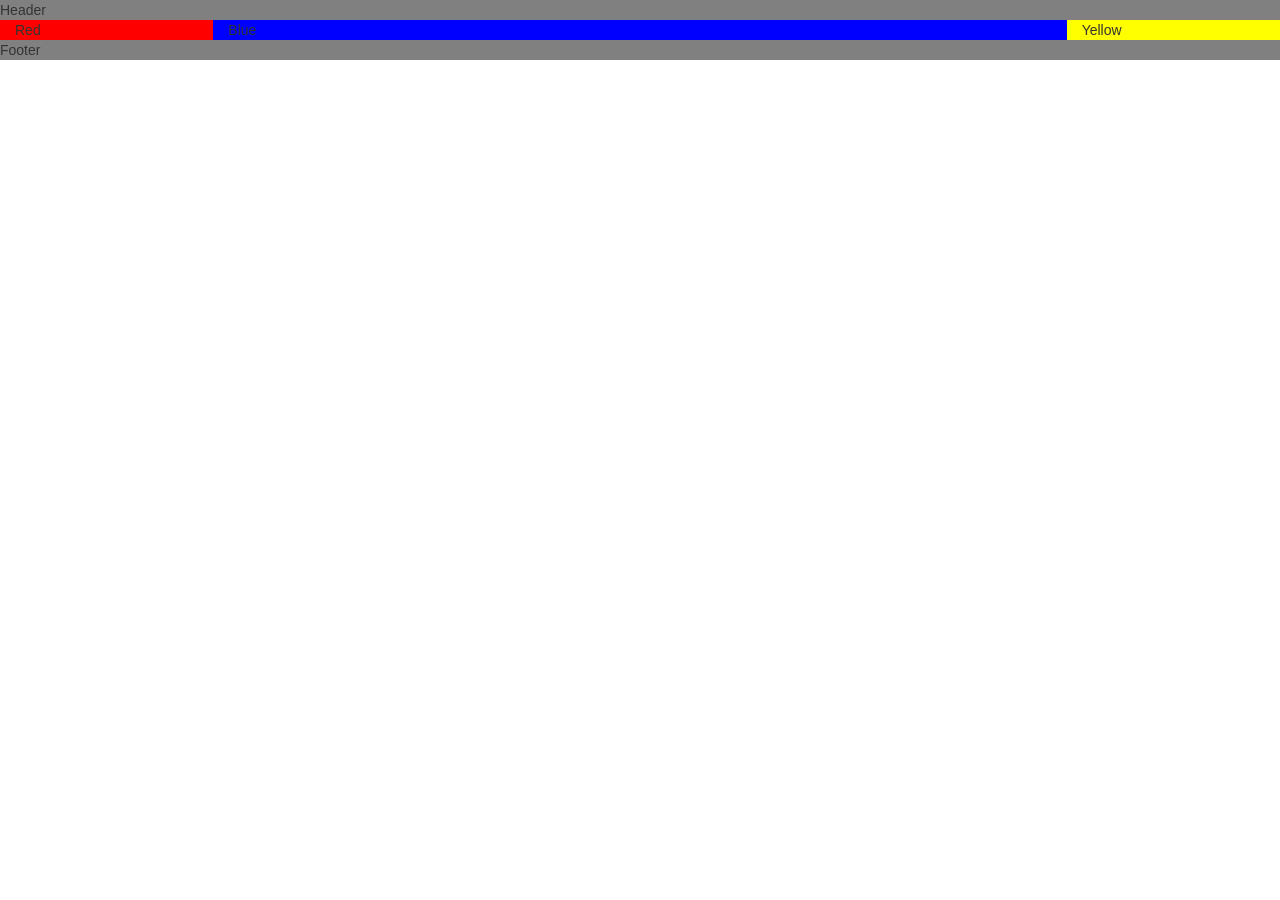
<file: bootstrap/index.html>
<!DOCTYPE html>
<html lang="ja">
  <head>
    <meta charset="utf-8">
    <meta http-equiv="X-UA-Compatible" content="IE=edge">
    <meta name="viewport" content="width=device-width, initial-scale=1">
    <title>Bootstrap Sample</title>
    <!-- BootstrapのCSS読み込み -->
    <link rel="stylesheet" href="//maxcdn.bootstrapcdn.com/bootstrap/3.3.4/css/bootstrap.min.css">
    <!-- jQuery読み込み -->
    <script src="//ajax.googleapis.com/ajax/libs/jquery/1.11.2/jquery.min.js"></script>
    <!-- BootstrapのJS読み込み -->
    <script src="//maxcdn.bootstrapcdn.com/bootstrap/3.3.4/js/bootstrap.min.js"></script>
  </head>
  <body>
<header style="background-color:gray">Header</header>
<div class="container-fluid">
  <div class="row">
    <div class="col-sm-2" style="background-color:red;">Red</div>
    <div class="col-sm-8 hidden-sm" style="background-color:blue;">Blue</div>
    <div class="col-sm-2" style="background-color:yellow;">Yellow</div>
  </div>
</div>
<footer style="background-color:gray">Footer</footer>
</body>
</html>
</file>
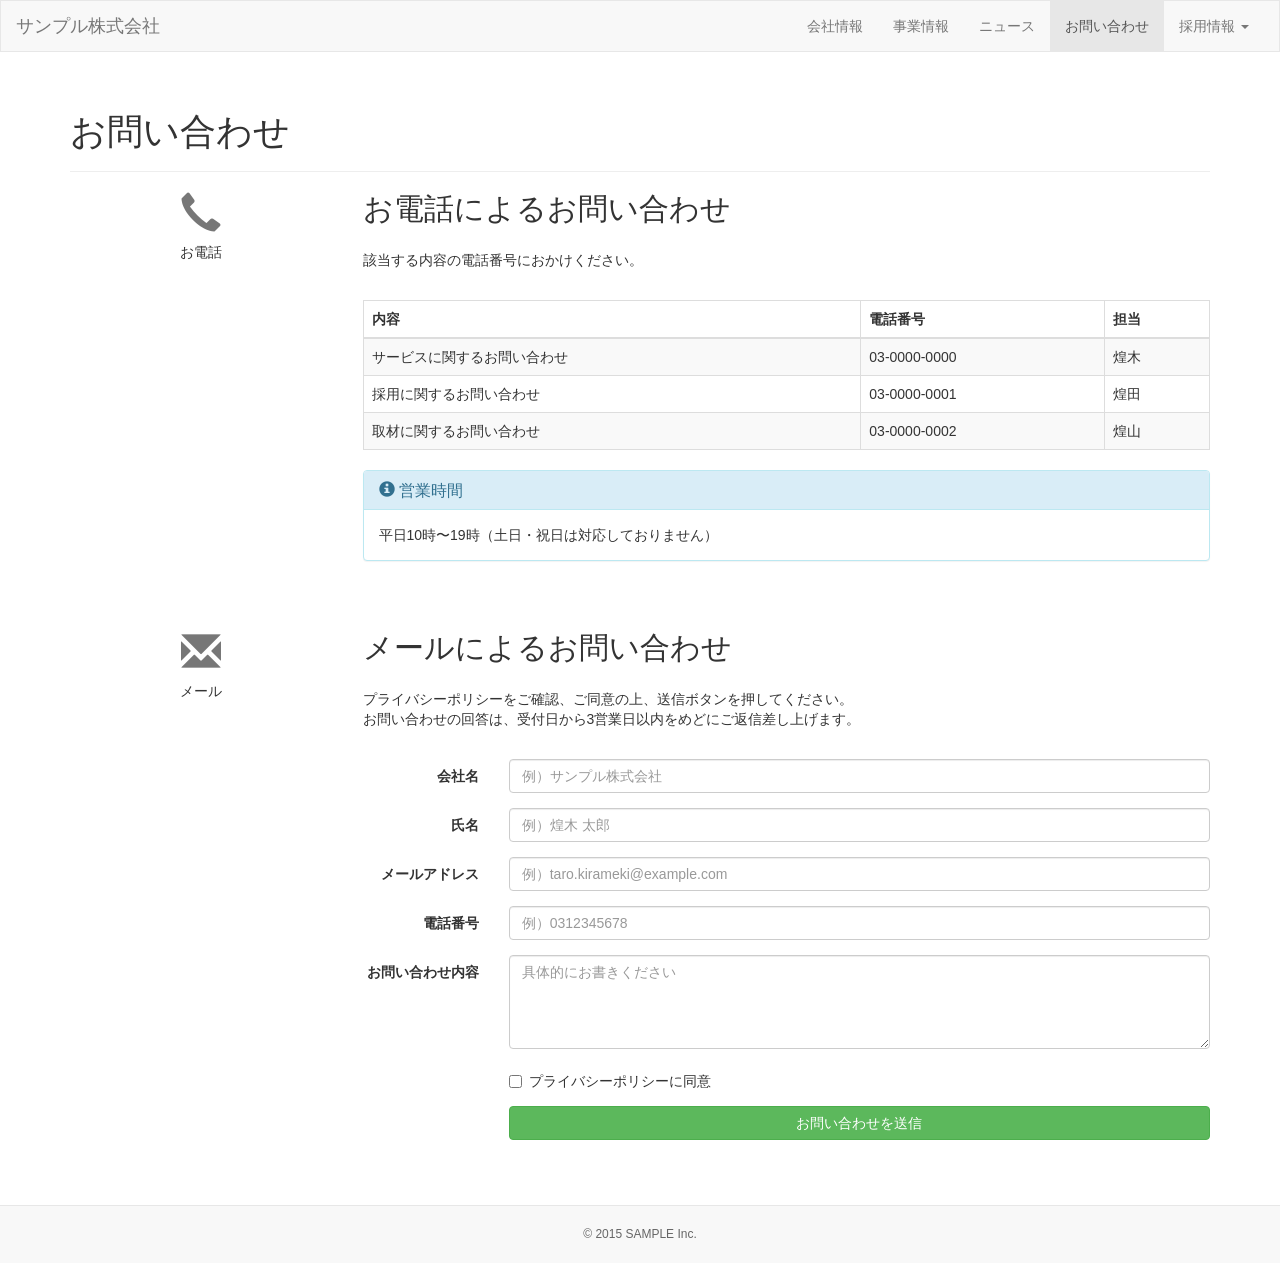
<file: bootstrap/design.html>
<!DOCTYPE html>
<html lang="ja">
  <head>
    <meta charset="utf-8">
    <meta http-equiv="X-UA-Compatible" content="IE=edge">
    <meta name="viewport" content="width=device-width, initial-scale=1">
    <title>お問い合わせ | サンプル株式会社</title>
    <!-- BootstrapのCSS読み込み -->
    <link rel="stylesheet" href="//maxcdn.bootstrapcdn.com/bootstrap/3.3.4/css/bootstrap.min.css">
    <!-- jQuery読み込み -->
    <script src="//ajax.googleapis.com/ajax/libs/jquery/1.11.2/jquery.min.js"></script>
    <!-- BootstrapのJS読み込み -->
    <script src="//maxcdn.bootstrapcdn.com/bootstrap/3.3.4/js/bootstrap.min.js"></script>
    <style>
      body {
        font-size: 14px;
      }
      
      .navbar {
        border-radius: 0; 
      }
      
      .row {
        margin-bottom: 50px;
      }
      
      .icon {
        text-align: center;
      }
      
      .icon .glyphicon {
        margin-bottom: 10px;
        font-size: 40px;
        color: #777;
      }
      
      .content h2 {
        margin-top: 0;
        padding-bottom: 15px;
      }
      .content p {
        margin-bottom: 30px;
      }
      
      footer {
        border-top: 1px solid#e7e7e7;
        background-color: #f8f8f8;
        text-align: center;
      }
      
      .copyright {
        padding: 20px 0;
        font-size: 12px;
        color: #666;
      }
      
      @media (max-width: 768px) {
        body {
          font-size: 12px;
        }
        h1 {
          font-size: 30px;
        }
        h2 {
          font-size: 24px;
        }
        .panel-title {
          font-size: 14px;
        }
      }
    </style>
  </head>
  <body>
    <header>
      <nav class="navbar navbar-default">
        <div class="container-fluid">
          <div class="navbar-header">
            <button type="button" class="navbar-toggle collapsed" data-toggle="collapse" data-target="#site-menu">
              <span class="sr-only">Toggle navigation</span>
              <span class="icon-bar"></span>
              <span class="icon-bar"></span>
              <span class="icon-bar"></span>
            </button>
            <a class="navbar-brand" href="#">サンプル株式会社</a>
          </div>
          <div class="collapse navbar-collapse" id="site-menu">
            <ul class="nav navbar-nav navbar-right">
              <li><a href="#">会社情報</a></li>
              <li><a href="#">事業情報</a></li>
              <li><a href="#">ニュース</a></li>
              <li class="active"><a href="#">お問い合わせ</a></li>
              <li class="dropdown">
                <a href="#" class="dropdown-toggle" data-toggle="dropdown" role="button" aria-expanded="false">
                  採用情報
                  <span class="caret"></span>
                </a>
                <ul class="dropdown-menu" role="menu">
                  <li><a href="#">新卒採用</a></li>
                  <li><a href="#">キャリア採用</a></li>
                </ul>
              </li>
            </ul>
          </div>
        </div>
      </nav>
    </header>
    <div class=container>
      <div class="page-header">
        <h1>お問い合わせ</h1>
      </div>
        <div class="row">
        <div class="icon col-sm-3 hidden-xs">
          <span class="glyphicon glyphicon-earphone" aria-hidden="true"></span>
          <div class="icon-caption">お電話</div>
        </div>
        <div class="content col-sm-9">
          <h2>お電話によるお問い合わせ</h2>
          <p>
            該当する内容の電話番号におかけください。
          </p>
          <div class="table-responsive">
            <table class="table table-striped table-bordered">
              <thead>
                <tr>
                  <th>内容</th>
                  <th>電話番号</th>
                  <th>担当</th>
                </tr>
              </thead>
              <tbody>
                <tr>
                  <td>サービスに関するお問い合わせ</td>
                  <td>03-0000-0000</td>
                  <td>煌木</td>
                </tr>
                <tr>
                  <td>採用に関するお問い合わせ</td>
                  <td>03-0000-0001</td>
                  <td>煌田</td>
                </tr>
                <tr>
                  <td>取材に関するお問い合わせ</td>
                  <td>03-0000-0002</td>
                  <td>煌山</td>
                </tr>
              </tbody>
            </table>
          </div>
          <div class="panel panel-info">
            <div class="panel-heading">
              <h3 class="panel-title" id="panel-title">
                <span class="glyphicon glyphicon-info-sign" aria-hidden="true"></span> 
                営業時間
              </h3>
            </div>
            <div class="panel-body">
              平日10時〜19時（土日・祝日は対応しておりません）
            </div>
          </div>
        </div>
      </div>
      <div class="row">
        <div class="icon col-sm-3 hidden-xs">
          <span class="glyphicon glyphicon-envelope" aria-hidden="true"></span>
          <div class="icon-caption">メール</div>
        </div>
        <div class="content col-sm-9">
          <h2>メールによるお問い合わせ</h2>
          <p>
            プライバシーポリシーをご確認、ご同意の上、送信ボタンを押してください。<br>
            お問い合わせの回答は、受付日から3営業日以内をめどにご返信差し上げます。
          </p>
          <form class="form-horizontal">
            <div class="form-group">
              <label for="inputCompany" class="col-md-2 control-label">会社名</label>
              <div class="col-md-10">
                <input type="text" class="form-control" id="inputCompany" placeholder="例）サンプル株式会社">
              </div>
            </div>
              <div class="form-group">
              <label for="inputName" class="col-md-2 control-label">氏名</label>
              <div class="col-md-10">
                <input type="text" class="form-control" id="inputName" placeholder="例）煌木 太郎">
              </div>
            </div>
            <div class="form-group">
              <label for="inputEmail" class="col-md-2 control-label">メールアドレス</label>
              <div class="col-md-10">
                <input type="email" class="form-control" id="inputEmail" placeholder="例）taro.kirameki@example.com">
              </div>
            </div>
            <div class="form-group">
              <label for="inputTel" class="col-md-2 control-label">電話番号</label>
              <div class="col-md-10">
                <input type="tel" class="form-control" id="inputTel" placeholder="例）0312345678">
              </div>
            </div>
            <div class="form-group">
              <label for="inputContent" class="col-md-2 control-label">お問い合わせ内容</label>
              <div class="col-md-10">
                <textarea class="form-control" id="inputContent" rows="4" placeholder="具体的にお書きください"></textarea>
              </div>
            </div>
            <div class="form-group">
              <div class="col-md-offset-2 col-md-10">
                <div class="checkbox">
                  <label>
                    <input type="checkbox">プライバシーポリシーに同意
                  </label>
                </div>
              </div>
            </div>
            <div class="form-group">
              <div class="col-sm-offset-2 col-sm-10">
                <button type="submit" class="btn btn-default btn-success btn-block">お問い合わせを送信</button>
              </div>
            </div>
          </form>
        </div>
      </div>
    </div>
    <footer>
      <div class="copyright">© 2015 SAMPLE Inc.</div>
    </footer>
  </body>
</html>
</file>
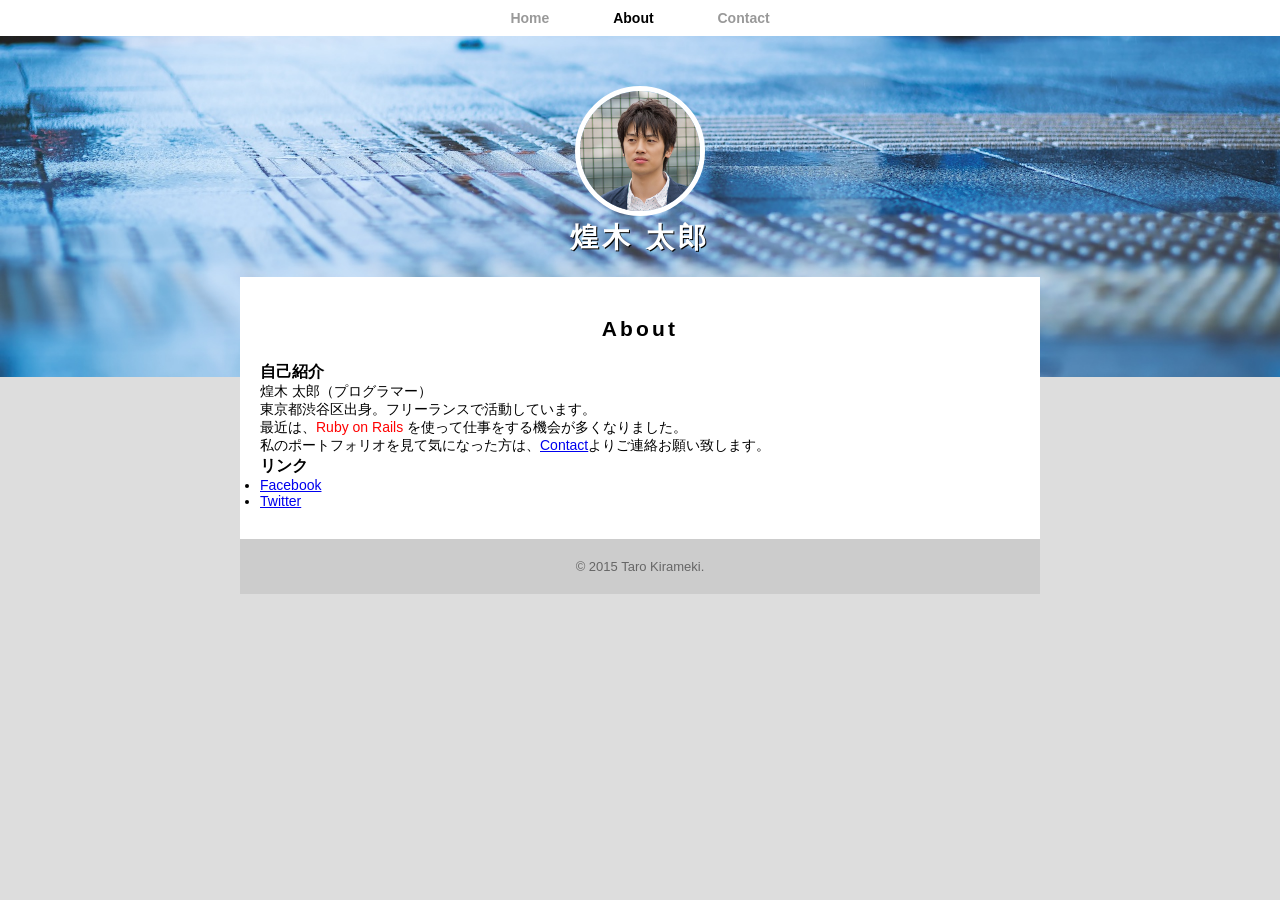
<file: htmlcss/about.html>
<!DOCTYPE html>
<html lang="ja">
  <head>
    <meta charset="utf-8" />
    <title>煌木 太郎 | About</title>
    <link rel="stylesheet" href="about.css" />
  </head>
  <body>
    <header>
      <nav>
        <ul>
          <li><a href="index.html">Home</a></li>
          <li><a href="about.html" class="selected">About</a></li>
          <li><a href="contact.html">Contact</a></li>
        </ul>
      </nav>
      <div id="logo">
        <img src="profile.jpg" alt="" />
        <h1>煌木 太郎</h1>
      </div>
    </header>
    <div class="container">
      <section>
        <h2>About</h2>
        <h3>自己紹介</h3>
        <p>煌木 太郎（プログラマー）</p>
        <p>東京都渋谷区出身。フリーランスで活動しています。</p>
        <p>最近は、<span class="red">Ruby on Rails</span> を使って仕事をする機会が多くなりました。</p>
        <p>私のポートフォリオを見て気になった方は、<a href="contact.html">Contact</a>よりご連絡お願い致します。</p>
        <h3>リンク</h3>
        <ul>
          <li><a href="https://www.facebook.com/tarokirameki" target="_blank">Facebook</a></li>
          <li><a href="https://twitter.com/tarokirameki" target="_blank">Twitter</a></li>
        </ul>
      </section>
      <footer>
        <p>&copy; 2015 Taro Kirameki.</p>
      </footer>
    </div>
  </body>
</html>
</file>
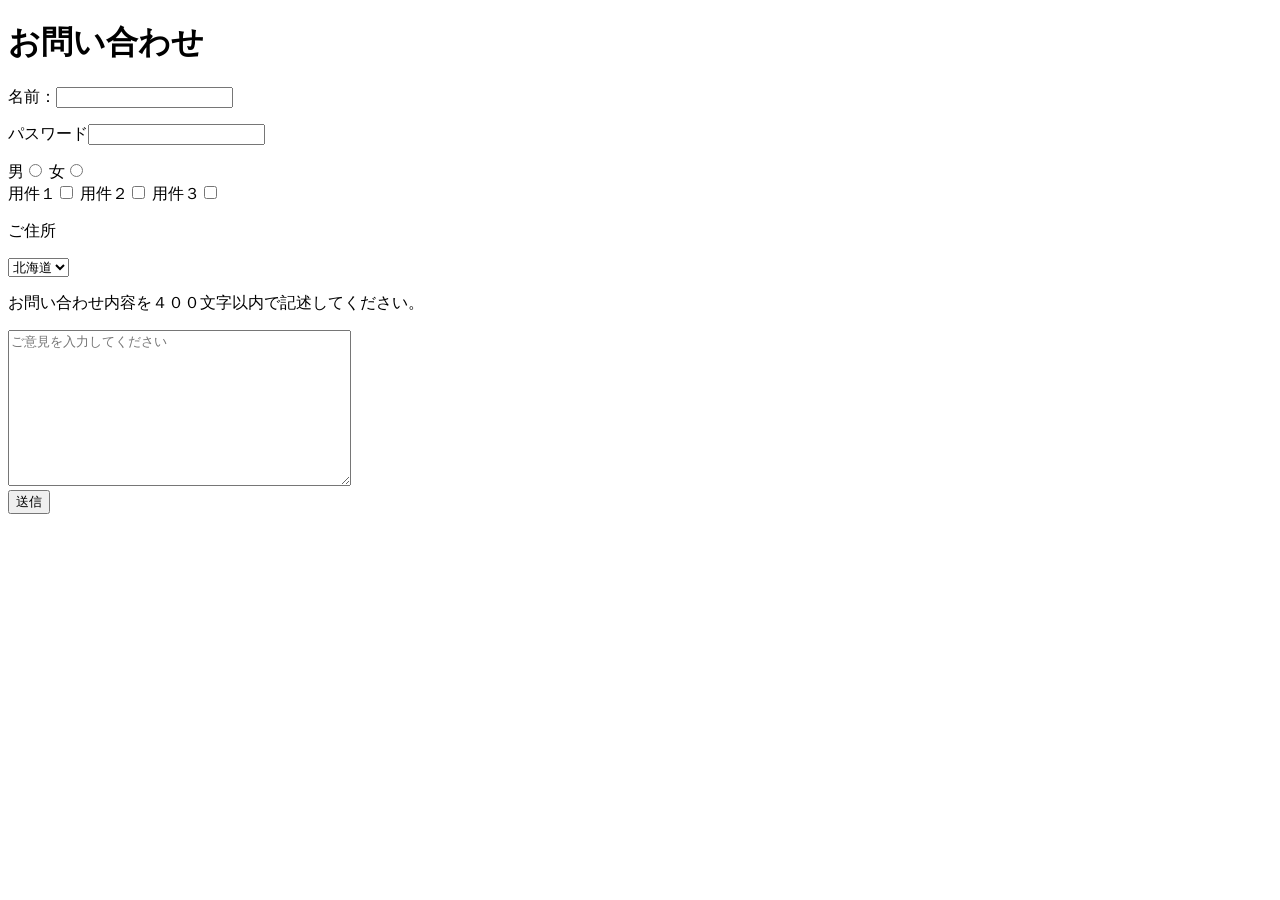
<file: htmlcss/contact.html>
<!DOCTYPE HTML>
<html lang="ja">
    <head>
        <meta charset="UTF-8" />
        <title>お問い合わせフォーム</title>
    </head>
    <body>
        <h1>お問い合わせ</h1>
        <form action="" method="post"></form>
        <input type="hidden" value="secret_data" />
        <label>名前：<input type="text" name="login_name" /></label>
        <p>パスワード<input type="text" name="password"></p>
        <div>
            <label>男<input type ="radio" name="gender" value="man" /></label>
            <label>女<input type ="radio" name="gender" value="woman" /></label>
        </div>
        <div>
            <label>用件１<input type="checkbox" name="hobby" value="1"></label>
            <label>用件２<input type="checkbox" name="hobby" value="2"></label>
            <label>用件３<input type="checkbox" name="hobby" value="3"></label>
        </div>
        <div>
            <p>ご住所</p>
            <select name="select1">
                <option value="1">北海道</option>
                <option value="2">東京都</option>
                <option value="3">沖縄県</option>
            </select>
        </div>
        <div>
            <p>お問い合わせ内容を４００文字以内で記述してください。</p>
            <textarea name="opinion" cols="40" rows="10" maxlentgh="400" placeholder="ご意見を入力してください"></textarea>
        </div>
        <input type="submit" value="送信" />
    </body>
</html>
</file>
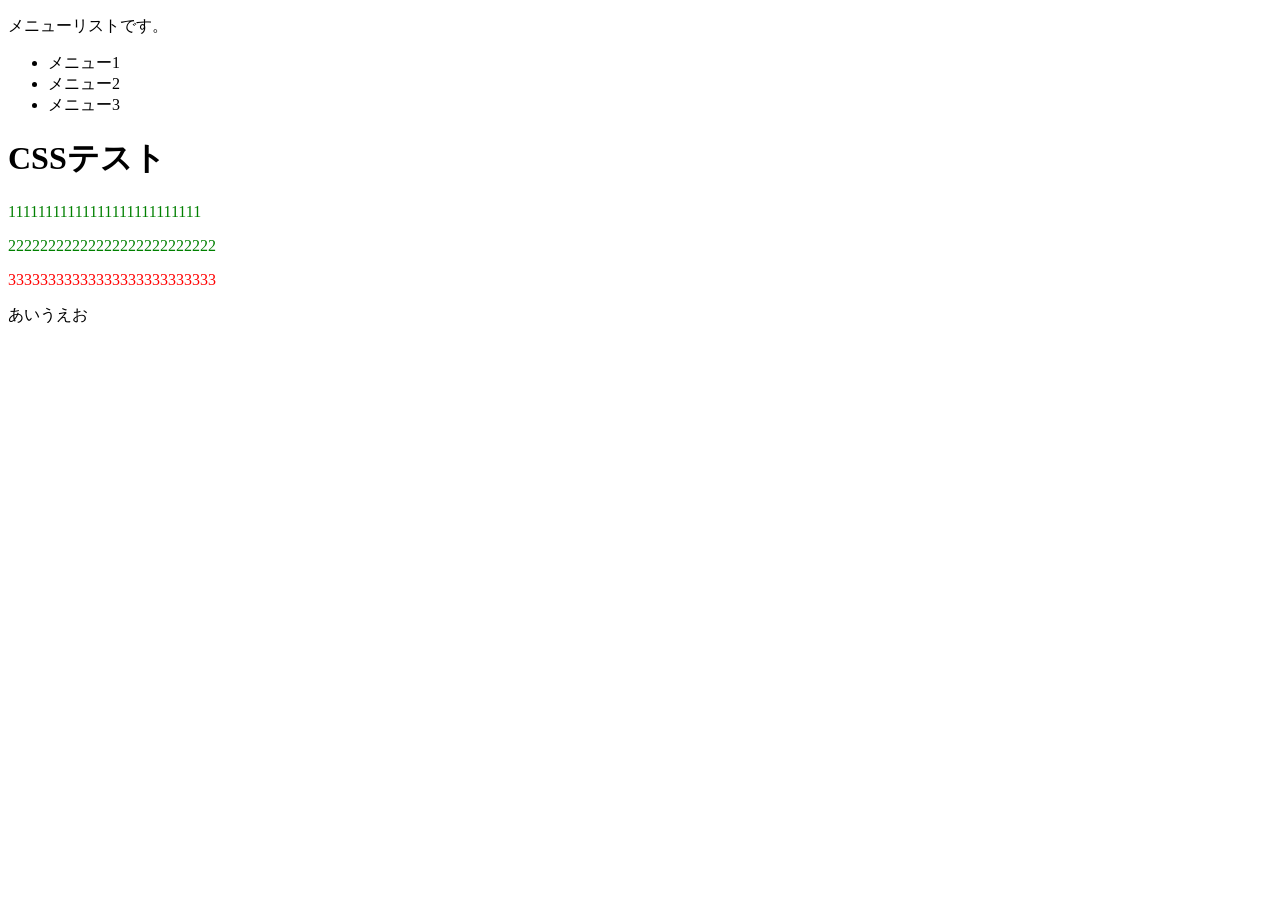
<file: htmlcss/test_css.html>
<!DOCTYPE HTML>
<html lang="ja">
<head>
  <meta charset="UTF-8" />
  <title>CSSテスト用HTML</title>
  <link rel="stylesheet" href="test.css" />
</head>
<body>
  <div id="menu">
    <p><span class="abc">メニューリスト</span>です。</p>
    <ul>
      <li>メニュー1</li>
      <li>メニュー2</li>
      <li>メニュー3</li>
    </ul>
  </div>
  <div class="container">
    <h1 class="test abc xyz">CSSテスト</h1>
    <p class="abc xyz">11111111111111111111111111</p>
    <p id="p2" class="abc">22222222222222222222222222</p>
    <p id="p3">33333333333333333333333333</p>
  </div>
  <p>あいうえお</p>
</body>
</html>
</file>
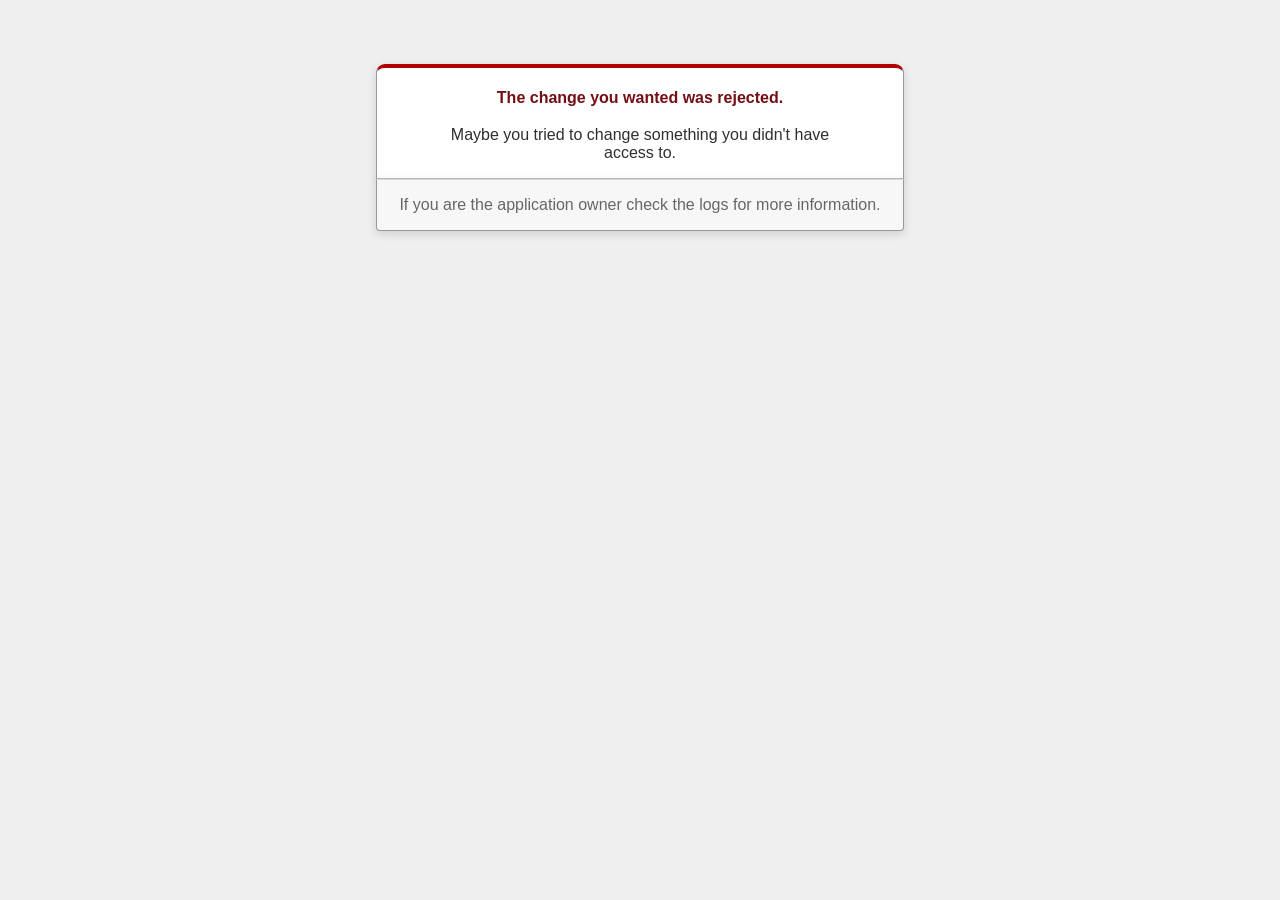
<file: public/422.html>
<!DOCTYPE html>
<html>
<head>
  <title>The change you wanted was rejected (422)</title>
  <meta name="viewport" content="width=device-width,initial-scale=1">
  <style>
  body {
    background-color: #EFEFEF;
    color: #2E2F30;
    text-align: center;
    font-family: arial, sans-serif;
    margin: 0;
  }

  div.dialog {
    width: 95%;
    max-width: 33em;
    margin: 4em auto 0;
  }

  div.dialog > div {
    border: 1px solid #CCC;
    border-right-color: #999;
    border-left-color: #999;
    border-bottom-color: #BBB;
    border-top: #B00100 solid 4px;
    border-top-left-radius: 9px;
    border-top-right-radius: 9px;
    background-color: white;
    padding: 7px 12% 0;
    box-shadow: 0 3px 8px rgba(50, 50, 50, 0.17);
  }

  h1 {
    font-size: 100%;
    color: #730E15;
    line-height: 1.5em;
  }

  div.dialog > p {
    margin: 0 0 1em;
    padding: 1em;
    background-color: #F7F7F7;
    border: 1px solid #CCC;
    border-right-color: #999;
    border-left-color: #999;
    border-bottom-color: #999;
    border-bottom-left-radius: 4px;
    border-bottom-right-radius: 4px;
    border-top-color: #DADADA;
    color: #666;
    box-shadow: 0 3px 8px rgba(50, 50, 50, 0.17);
  }
  </style>
</head>

<body>
  <!-- This file lives in public/422.html -->
  <div class="dialog">
    <div>
      <h1>The change you wanted was rejected.</h1>
      <p>Maybe you tried to change something you didn't have access to.</p>
    </div>
    <p>If you are the application owner check the logs for more information.</p>
  </div>
</body>
</html>
</file>
<file: htmlcss/about.css>
* {
  margin: 0;
  padding: 0;
}

body {
  font-family: YuGothic, "游ゴシック", "メイリオ", Meiryo, "ヒラギノ角ゴ Pro W3", "Hiragino Kaku Gothic Pro", sans-serif;
  background-color: #ddd;
  font-size: 14px;
}

span.red {
  color: red;
}

header {
  background-image: url("bg.jpg");
  background-position:center center;
  background-size:cover;
  background-repeat:no-repeat;
  padding-bottom:100px;
}

#logo {
  padding: 20px 0px;
  text-align: center;
}

#logo img {
  max-width: 120px;
  border: 5px solid #fff;
  border-radius: 100%;
}

#logo h1 {
  letter-spacing:0.15em;
  color:#fff;
  text-shadow: 1px 1px 0px #000;
}

nav {
  margin: 0 0 30px 0;
  padding: 10px 0;
  text-align: center;
  background-color: #fff;
}

nav ul {
  margin: 0 10px;
  padding: 0;
}

nav ul li {
  margin: 0 20px;
  display: inline-block;
}

nav ul li a {
  padding: 15px 10px;
  text-decoration: none;
  color: #999;
  font-weight: bold;
}

nav ul li a.selected {
  color: #000;
}

.container {
  max-width: 800px;
  margin: -100px auto 0;
  background-color: #fff;
}

section {
  padding: 30px 20px;
}

section h2 {
  padding: 10px 0 20px 0;
  text-align: center;
  letter-spacing: 0.15em;
}

footer {
  padding: 20px 0;
  font-size: 93%;
  text-align: center;
  background-color: #ccc;
  color: #666;
}
</file>
<file: htmlcss/test.css>
p.abc {
    color: green;
}

#p3 {
    color: red;
}

p:hover {
    color: yellow;
}

/*
* {
  color: green;
}
*/
</file>
